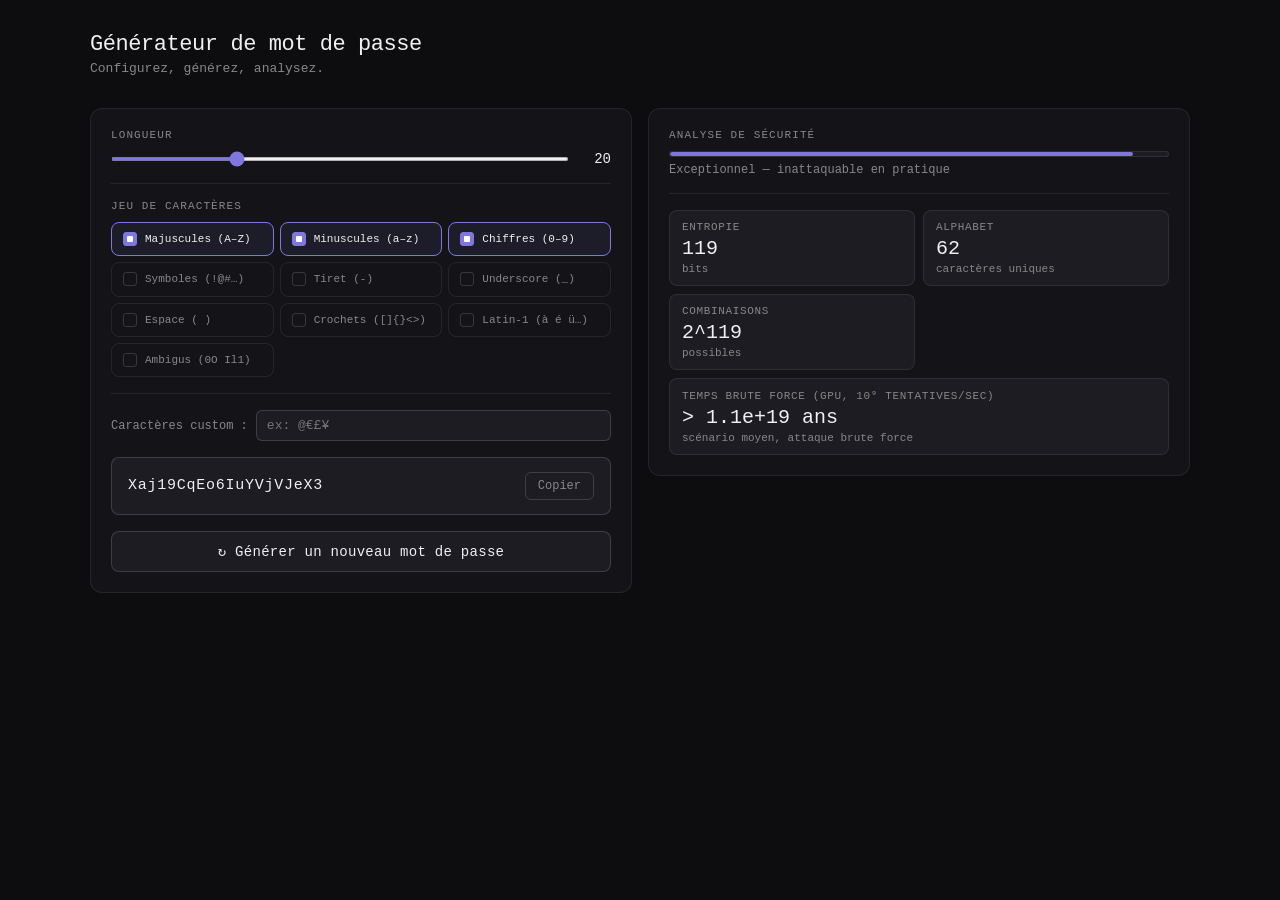
<file: index.html>
<!DOCTYPE html>
<html lang="fr">
<head>
  <meta charset="UTF-8">
  <meta name="viewport" content="width=device-width, initial-scale=1.0">
  <title>Générateur de Mot de Passe</title>
  <link rel="stylesheet" href="css/style.css">
</head>
<body>
<div class="wrap">

  <div class="header">
    <h1>Générateur de mot de passe</h1>
    <p>Configurez, générez, analysez.</p>
  </div>

  <div class="cards-row">
  <div class="card" id="card-config">
    <div class="section-label">Longueur</div>
    <div class="slider-row">
      <input type="range" id="lenSlider" min="4" max="64" value="20" step="1">
      <span class="val" id="lenVal">20</span>
    </div>

    <hr class="sep">
    <div class="section-label">Jeu de caractères</div>
    <div class="options" id="opts">
      <div class="opt on" data-key="upper"><div class="opt-dot"></div><span class="opt-label">Majuscules (A–Z)</span></div>
      <div class="opt on" data-key="lower"><div class="opt-dot"></div><span class="opt-label">Minuscules (a–z)</span></div>
      <div class="opt on" data-key="digits"><div class="opt-dot"></div><span class="opt-label">Chiffres (0–9)</span></div>
      <div class="opt" data-key="sym"><div class="opt-dot"></div><span class="opt-label">Symboles (!@#…)</span></div>
      <div class="opt" data-key="minus"><div class="opt-dot"></div><span class="opt-label">Tiret (-)</span></div>
      <div class="opt" data-key="under"><div class="opt-dot"></div><span class="opt-label">Underscore (_)</span></div>
      <div class="opt" data-key="space"><div class="opt-dot"></div><span class="opt-label">Espace ( )</span></div>
      <div class="opt" data-key="brackets"><div class="opt-dot"></div><span class="opt-label">Crochets ([]{}&lt;&gt;)</span></div>
      <div class="opt" data-key="latin"><div class="opt-dot"></div><span class="opt-label">Latin-1 (à é ü…)</span></div>
      <div class="opt" data-key="ambig"><div class="opt-dot"></div><span class="opt-label">Ambigus (0O Il1)</span></div>
    </div>

    <hr class="sep">
    <div class="custom-row">
      <label>Caractères custom :</label>
      <input type="text" id="customChars" placeholder="ex: @€£¥">
    </div>

    <div class="pwd-box">
      <span class="pwd-text" id="pwdDisplay">—</span>
      <button class="copy-btn" id="copyBtn">Copier</button>
    </div>
    <button class="gen-btn" id="genBtn">↻ Générer un nouveau mot de passe</button>
  </div>

  <div class="card" id="card-analysis">
    <div class="section-label">Analyse de sécurité</div>
    <div class="bar-bg"><div class="bar-fill" id="barFill" style="width:0%"></div></div>
    <p class="strength-label" id="strengthLabel">—</p>
    <hr class="sep">
    <div class="metrics">
      <div class="metric">
        <div class="mlabel">Entropie</div>
        <div class="mval" id="mBits">—</div>
        <div class="msub">bits</div>
      </div>
      <div class="metric">
        <div class="mlabel">Alphabet</div>
        <div class="mval" id="mAlpha">—</div>
        <div class="msub">caractères uniques</div>
      </div>
      <div class="metric">
        <div class="mlabel">Combinaisons</div>
        <div class="mval" id="mComb">—</div>
        <div class="msub">possibles</div>
      </div>
      <div class="metric full">
        <div class="mlabel">Temps brute force (GPU, 10⁹ tentatives/sec)</div>
        <div class="mval" id="mCrack">—</div>
        <div class="msub" id="mCrackSub"></div>
      </div>
    </div>
  </div>
  </div>

</div>
<script src="js/app.js"></script>
</body>
</html>
</file>
<file: css/style.css>
/* ─── Reset ─────────────────────────────────────── */
*, *::before, *::after {
  box-sizing: border-box;
  margin: 0;
  padding: 0;
}

/* ─── Variables ──────────────────────────────────── */
:root {
  --bg:       #0d0d0f;
  --bg2:      #141418;
  --bg3:      #1c1c22;
  --border:   rgba(255,255,255,0.08);
  --border2:  rgba(255,255,255,0.15);
  --text:     #f0f0f2;
  --muted:    #888;
  --accent:   #7F77DD;
  --red:      #E24B4A;
  --orange:   #EF9F27;
  --yellow:   #BA7517;
  --green:    #639922;
  --teal:     #1D9E75;
  --purple:   #7F77DD;
}

/* ─── Base ───────────────────────────────────────── */
body {
  background: var(--bg);
  color: var(--text);
  font-family: 'Courier New', monospace;
  min-height: 100vh;
  display: flex;
  justify-content: center;
  padding: 2rem 1rem;
}

/* ─── Layout ─────────────────────────────────────── */
.wrap {
  width: 100%;
  max-width: 1100px;
}

.cards-row {
  display: grid;
  grid-template-columns: 1fr 1fr;
  gap: 1rem;
  align-items: start;
}

@media (max-width: 720px) {
  .cards-row { grid-template-columns: 1fr; }
}

/* ─── Header ─────────────────────────────────────── */
.header {
  margin-bottom: 2rem;
}
.header h1 {
  font-size: 22px;
  font-weight: 500;
  letter-spacing: -0.02em;
  color: var(--text);
}
.header p {
  font-size: 13px;
  color: var(--muted);
  margin-top: 4px;
}

/* ─── Card ───────────────────────────────────────── */
.card {
  background: var(--bg2);
  border: 0.5px solid var(--border);
  border-radius: 12px;
  padding: 1.25rem;
  margin-bottom: 1rem;
}

.section-label {
  font-size: 11px;
  text-transform: uppercase;
  letter-spacing: 0.1em;
  color: var(--muted);
  margin-bottom: 10px;
}

.sep {
  border: none;
  border-top: 0.5px solid var(--border);
  margin: 1rem 0;
}

/* ─── Slider ─────────────────────────────────────── */
.slider-row {
  display: flex;
  align-items: center;
  gap: 12px;
  margin-bottom: 0.25rem;
}
.slider-row input[type=range] {
  flex: 1;
  accent-color: var(--accent);
  height: 4px;
  cursor: pointer;
}
.slider-row .val {
  font-size: 14px;
  font-weight: 500;
  color: var(--text);
  min-width: 30px;
  text-align: right;
}

/* ─── Options (toggles) ──────────────────────────── */
.options {
  display: grid;
  grid-template-columns: repeat(3, 1fr);
  gap: 6px;
  margin-bottom: 1rem;
}

.opt {
  display: flex;
  align-items: center;
  gap: 8px;
  cursor: pointer;
  padding: 9px 11px;
  border: 0.5px solid var(--border);
  border-radius: 8px;
  transition: border-color 0.15s, background 0.15s;
  user-select: none;
}
.opt:hover { border-color: var(--border2); }
.opt.on {
  border-color: var(--accent);
  background: rgba(127,119,221,0.09);
}

.opt-dot {
  width: 14px;
  height: 14px;
  border: 0.5px solid var(--border2);
  border-radius: 3px;
  flex-shrink: 0;
  display: flex;
  align-items: center;
  justify-content: center;
  transition: all 0.15s;
  pointer-events: none;
}
.opt.on .opt-dot {
  background: var(--accent);
  border-color: var(--accent);
}
.opt.on .opt-dot::after {
  content: '';
  display: block;
  width: 6px;
  height: 6px;
  border-radius: 1px;
  background: #fff;
}

.opt-label {
  font-size: 11px;
  color: var(--muted);
  pointer-events: none;
  line-height: 1.3;
}
.opt.on .opt-label { color: var(--text); }

/* ─── Custom chars ───────────────────────────────── */
.custom-row {
  display: flex;
  gap: 8px;
  align-items: center;
}
.custom-row label {
  font-size: 12px;
  color: var(--muted);
  white-space: nowrap;
}
.custom-row input[type=text] {
  flex: 1;
  font-family: 'Courier New', monospace;
  font-size: 13px;
  padding: 7px 10px;
  border: 0.5px solid var(--border2);
  border-radius: 6px;
  background: var(--bg3);
  color: var(--text);
  outline: none;
  transition: border-color 0.15s;
}
.custom-row input[type=text]:focus {
  border-color: var(--accent);
}

/* ─── Password display ───────────────────────────── */
.pwd-box {
  background: var(--bg3);
  border: 0.5px solid var(--border2);
  border-radius: 8px;
  padding: 14px 16px;
  font-size: 15px;
  letter-spacing: 0.05em;
  color: var(--text);
  word-break: break-all;
  line-height: 1.6;
  min-height: 56px;
  display: flex;
  align-items: center;
  justify-content: space-between;
  gap: 12px;
  margin: 1rem 0;
}
.pwd-text { flex: 1; }

.copy-btn {
  background: none;
  border: 0.5px solid var(--border2);
  border-radius: 6px;
  padding: 6px 12px;
  font-size: 12px;
  color: var(--muted);
  cursor: pointer;
  white-space: nowrap;
  flex-shrink: 0;
  transition: color 0.15s, border-color 0.15s;
  font-family: inherit;
}
.copy-btn:hover {
  color: var(--text);
  border-color: var(--text);
}

.gen-btn {
  width: 100%;
  padding: 11px;
  background: var(--bg3);
  border: 0.5px solid var(--border2);
  border-radius: 8px;
  font-size: 14px;
  font-weight: 500;
  color: var(--text);
  cursor: pointer;
  transition: background 0.15s, border-color 0.15s, color 0.15s;
  font-family: inherit;
  letter-spacing: 0.02em;
}
.gen-btn:hover {
  background: #222228;
  border-color: var(--accent);
  color: var(--accent);
}

/* ─── Security bar ───────────────────────────────── */
.bar-bg {
  height: 6px;
  background: var(--bg3);
  border-radius: 3px;
  overflow: hidden;
  border: 0.5px solid var(--border);
  margin: 8px 0 6px;
}
.bar-fill {
  height: 100%;
  border-radius: 3px;
  transition: width 0.4s ease, background-color 0.4s ease;
}
.strength-label {
  font-size: 12px;
  color: var(--muted);
  margin-bottom: 0.25rem;
}

/* ─── Metrics grid ───────────────────────────────── */
.metrics {
  display: grid;
  grid-template-columns: 1fr 1fr;
  gap: 8px;
}
.metric {
  background: var(--bg3);
  border: 0.5px solid var(--border);
  border-radius: 8px;
  padding: 10px 12px;
}
.metric.full { grid-column: 1 / -1; }

.mlabel {
  font-size: 11px;
  color: var(--muted);
  margin-bottom: 4px;
  text-transform: uppercase;
  letter-spacing: 0.06em;
}
.mval {
  font-size: 20px;
  font-weight: 500;
  color: var(--text);
}
.msub {
  font-size: 11px;
  color: var(--muted);
  margin-top: 3px;
}

/* ─── Responsive ─────────────────────────────────── */
@media (max-width: 520px) {
  .options { grid-template-columns: repeat(2, 1fr); }
}
@media (max-width: 360px) {
  .options { grid-template-columns: 1fr; }
  .metrics { grid-template-columns: 1fr; }
  .metric.full { grid-column: 1; }
}
</file>
